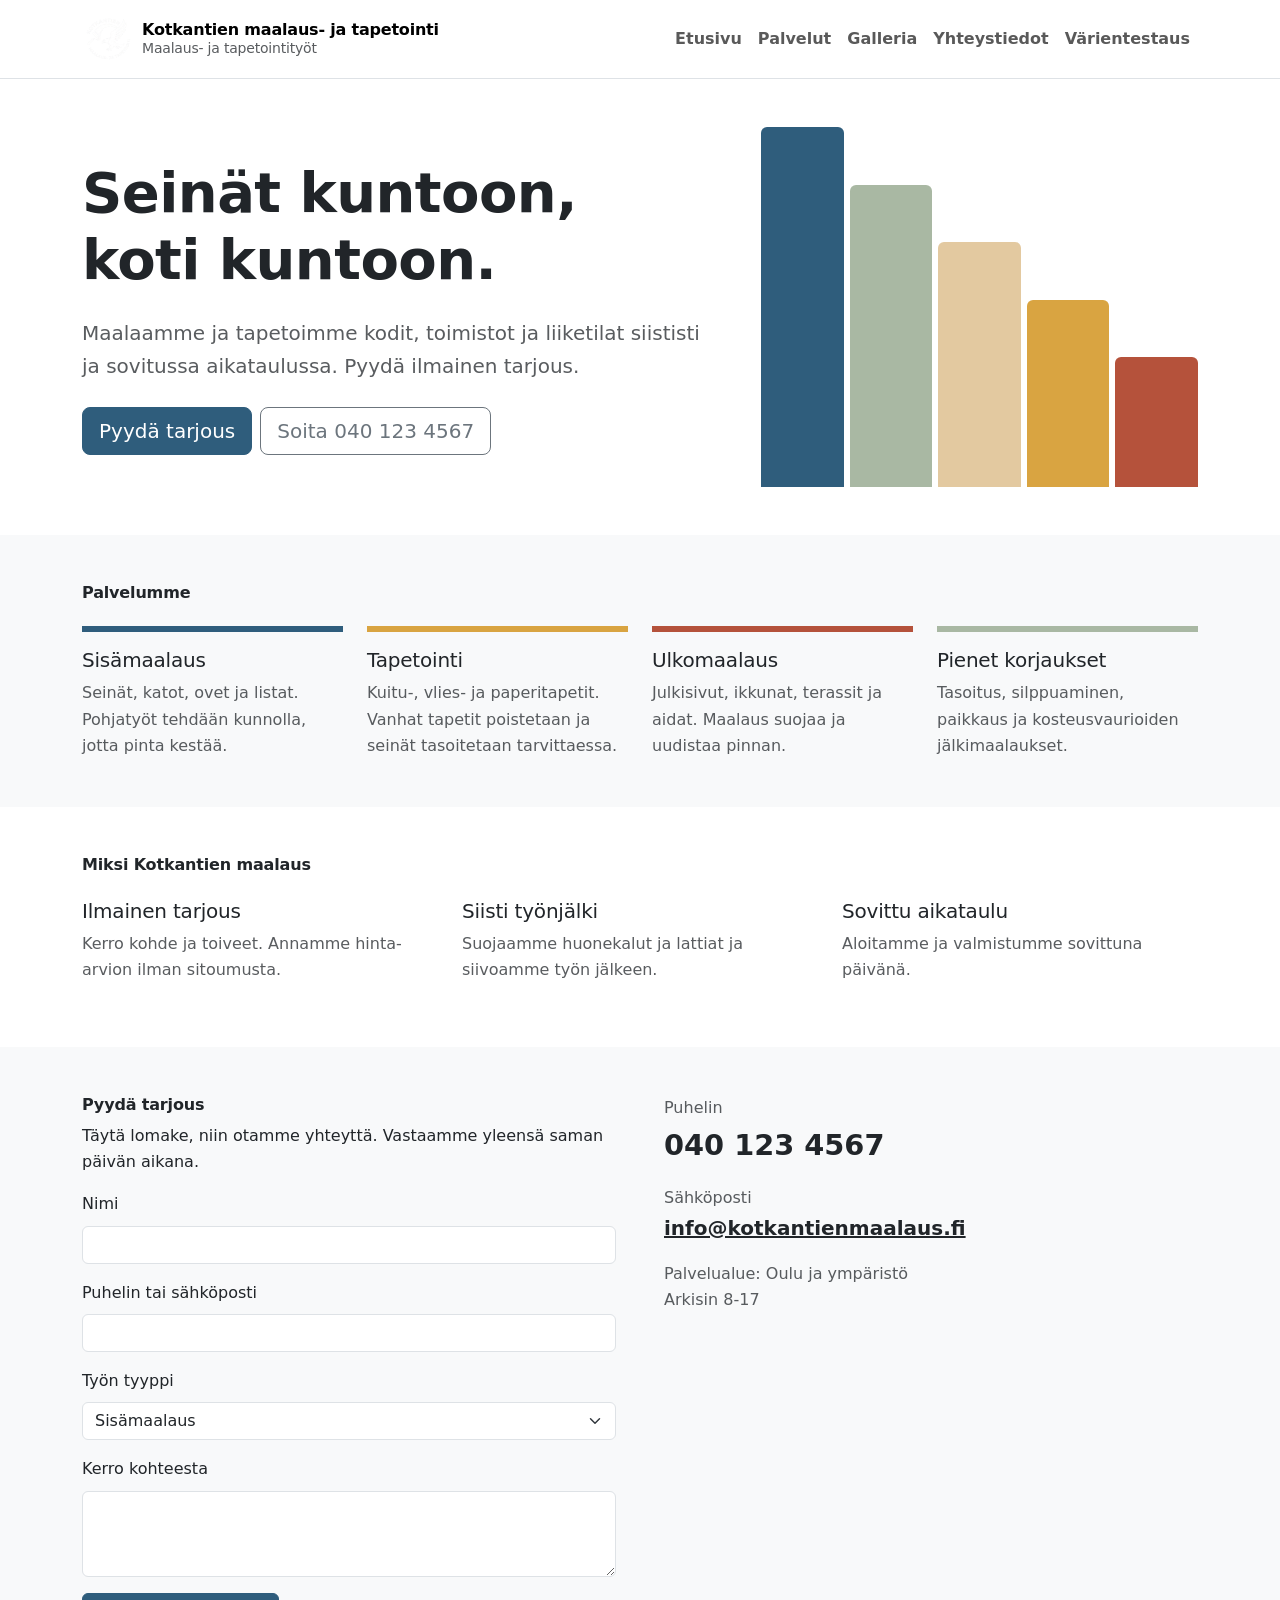
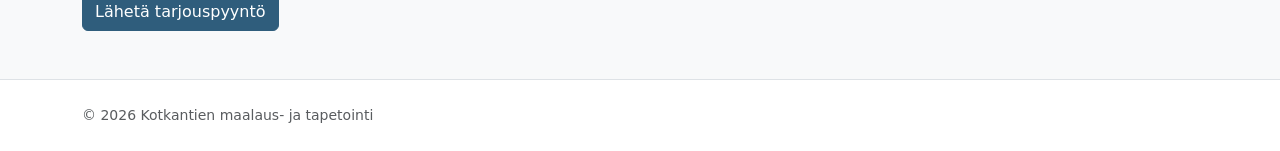
<file: index.html>
<!DOCTYPE html>
<html lang="fi">
<head>
<meta charset="utf-8">
<meta name="viewport" content="width=device-width, initial-scale=1">
<title>Kotkantien maalaus- ja tapetointi</title>
<link href="https://cdn.jsdelivr.net/npm/bootstrap@5.3.3/dist/css/bootstrap.min.css" rel="stylesheet">
<link href="css/Etusivu.css" rel="stylesheet">
</head>
<body>

<!-- Navbar -->
<nav class="navbar navbar-expand-md border-bottom">
 <div class="container">
  <a class="navbar-brand d-flex align-items-center gap-2" href="index.html">
   <span class="logo-box d-grid place-items-center text-center text-body-secondary" style="place-items:center"><img src="kuvat/kotkantielogo.png" alt="Kotkantien maalaus- ja tapetointi" style="width: 52px; height: 52px; object-fit: contain; overflow: hidden"></span>
   <span class="fs-6 lh-sm">Kotkantien maalaus- ja tapetointi<small class="d-block fw-normal text-body-secondary">Maalaus- ja tapetointityöt</small></span>
  </a>
  <button class="navbar-toggler" type="button" data-bs-toggle="collapse" data-bs-target="#menu" aria-controls="menu" aria-expanded="false" aria-label="Avaa valikko">
   <span class="navbar-toggler-icon"></span>
  </button>
  <div class="collapse navbar-collapse justify-content-end" id="menu">
   <ul class="navbar-nav fw-semibold">
    <li class="nav-item"><a class="nav-link" active" aria-current="page" href="index.html">Etusivu</a></li>
    <li class="nav-item"><a class="nav-link" href="Palvelut.html">Palvelut</a></li>
    <li class="nav-item"><a class="nav-link" href="Galleria.html">Galleria</a></li>
    <li class="nav-item"><a class="nav-link" href="Yhteystiedot.html">Yhteystiedot</a></li>
    <li class="nav-item"><a class="nav-link" href="Värientestaus.html">Värientestaus</a></li>
   </ul>
  </div>
 </div>
</nav>

<!-- Otsikko ja väri viivat -->
<header class="container py-5">
 <div class="row align-items-center g-5">
  <div class="col-md-7">
   <h1 class="display-4 fw-bold">Seinät kuntoon, koti kuntoon.</h1>
   <p class="lead text-body-secondary my-4">Maalaamme ja tapetoimme kodit, toimistot ja liiketilat siististi ja sovitussa aikataulussa. Pyydä ilmainen tarjous.</p>
   <div class="d-flex flex-wrap gap-2">
    <a class="btn btn-primary btn-lg" href="#yhteys">Pyydä tarjous</a>
    <a class="btn btn-outline-secondary btn-lg" href="tel:+358401234567">Soita 040 123 4567</a>
   </div>
  </div>
  <div class="col-md-5"><div class="fan" role="img" aria-label="Maalisävyjä"><i></i><i></i><i></i><i></i><i></i></div></div>
 </div>
</header>

<!-- Palvelut -->
<main>
 <section id="palvelut" class="bg-body-tertiary py-5">
  <div class="container">
   <h2 class="mb-4">Palvelumme</h2>
   <div class="row row-cols-1 row-cols-sm-2 row-cols-lg-4 g-4">
    <div class="col"><div class="svc pt-3"><h3 class="h5">Sisämaalaus</h3><p class="text-body-secondary mb-0">Seinät, katot, ovet ja listat. Pohjatyöt tehdään kunnolla, jotta pinta kestää.</p></div></div>
    <div class="col"><div class="svc pt-3"><h3 class="h5">Tapetointi</h3><p class="text-body-secondary mb-0">Kuitu-, vlies- ja paperitapetit. Vanhat tapetit poistetaan ja seinät tasoitetaan tarvittaessa.</p></div></div>
    <div class="col"><div class="svc pt-3"><h3 class="h5">Ulkomaalaus</h3><p class="text-body-secondary mb-0">Julkisivut, ikkunat, terassit ja aidat. Maalaus suojaa ja uudistaa pinnan.</p></div></div>
    <div class="col"><div class="svc pt-3"><h3 class="h5">Pienet korjaukset</h3><p class="text-body-secondary mb-0">Tasoitus, silppuaminen, paikkaus ja kosteusvaurioiden jälkimaalaukset.</p></div></div>
   </div>
  </div>
 </section>

<!-- miksi me -->
 <section id="miksi" class="py-5">
  <div class="container">
   <h2 class="mb-4">Miksi Kotkantien maalaus</h2>
   <div class="row g-4">
    <div class="col-md-4"><h3 class="h5">Ilmainen tarjous</h3><p class="text-body-secondary">Kerro kohde ja toiveet. Annamme hinta-arvion ilman sitoumusta.</p></div>
    <div class="col-md-4"><h3 class="h5">Siisti työnjälki</h3><p class="text-body-secondary">Suojaamme huonekalut ja lattiat ja siivoamme työn jälkeen.</p></div>
    <div class="col-md-4"><h3 class="h5">Sovittu aikataulu</h3><p class="text-body-secondary">Aloitamme ja valmistumme sovittuna päivänä.</p></div>
   </div>
  </div>
 </section>

 <!-- Ota yhteyttä -->
 <section id="yhteys" class="bg-body-tertiary py-5">
  <div class="container">
   <div class="row g-5">
    <div class="col-md-6">
     <h2>Pyydä tarjous</h2>
     <p>Täytä lomake, niin otamme yhteyttä. Vastaamme yleensä saman päivän aikana.</p>
     <form id="tarjous" class="needs-validation" novalidate>
      <div class="mb-3">
       <label for="nimi" class="form-label">Nimi</label>
       <input type="text" class="form-control" id="nimi" required>
       <div class="invalid-feedback">Kirjoita nimesi.</div>
      </div>
      <div class="mb-3">
       <label for="puh" class="form-label">Puhelin tai sähköposti</label>
       <input type="text" class="form-control" id="puh" required>
       <div class="invalid-feedback">Kirjoita puhelinnumero tai sähköpostiosoite.</div>
      </div>
      <div class="mb-3">
       <label for="tyo" class="form-label">Työn tyyppi</label>
       <select class="form-select" id="tyo">
        <option>Sisämaalaus</option><option>Tapetointi</option><option>Ulkomaalaus</option><option>Muu</option>
       </select>
      </div>
      <div class="mb-3">
       <label for="viesti" class="form-label">Kerro kohteesta</label>
       <textarea class="form-control" id="viesti" rows="3" required></textarea>
       <div class="invalid-feedback">Kerro lyhyesti, mitä haluat tehtäväksi.</div>
      </div>
      <button type="submit" class="btn btn-primary">Lähetä tarjouspyyntö</button>
     </form>
    </div>
    <div class="col-md-6">
     <p class="mb-0 text-body-secondary">Puhelin</p>
     <a class="phone-big d-block mb-3" href="tel:+358401234567">040 123 4567</a>
     <p class="mb-0 text-body-secondary">Sähköposti</p>
     <a class="fs-5 fw-bold d-block mb-3 text-reset" href="mailto:info@kotkantienmaalaus.fi">info@kotkantienmaalaus.fi</a>
     <p class="text-body-secondary">Palvelualue: Oulu ja ympäristö<br>Arkisin 8-17</p>
    </div>
   </div>
  </div>
 </section>
</main>

<!-- Footer -->
<footer class="py-4 border-top text-body-secondary small">
 <div class="container">© 2026 Kotkantien maalaus- ja tapetointi</div>
</footer>

<!-- Tarjous pyyntö -->
<div class="modal fade" id="kiitos" tabindex="-1" aria-labelledby="kiitosOtsikko" aria-hidden="true">
 <div class="modal-dialog modal-dialog-centered">
  <div class="modal-content">
   <div class="modal-header"><h2 class="modal-title h5" id="kiitosOtsikko">Kiitos tarjouspyynnöstä</h2><button type="button" class="btn-close" data-bs-dismiss="modal" aria-label="Sulje"></button></div>
   <div class="modal-body">Sähköpostiohjelmasi avautuu viestin lähettämistä varten. Voit myös soittaa numeroon 040 123 4567.</div>
   <div class="modal-footer"><button type="button" class="btn btn-primary" data-bs-dismiss="modal">Sulje</button></div>
  </div>
 </div>
</div>

<script src="https://cdn.jsdelivr.net/npm/bootstrap@5.3.3/dist/js/bootstrap.bundle.min.js"></script>
<script>
// theme
const mq = window.matchMedia('(prefers-color-scheme: dark)');
const setTheme = () => document.documentElement.setAttribute('data-bs-theme', mq.matches ? 'dark' : 'light');
setTheme(); mq.addEventListener('change', setTheme);

// yhteyden otto
const form = document.getElementById('tarjous');
form.addEventListener('submit', e => {
  e.preventDefault();
  if (!form.checkValidity()) { form.classList.add('was-validated'); return; }
  const v = id => document.getElementById(id).value.trim();
  const body = `Nimi: ${v('nimi')}\nYhteys: ${v('puh')}\nTyö: ${v('tyo')}\n\n${v('viesti')}`;
  window.location.href = 'mailto:info@kotkantienmaalaus.fi?subject=' + encodeURIComponent('Tarjouspyyntö') + '&body=' + encodeURIComponent(body);
  new bootstrap.Modal(document.getElementById('kiitos')).show();
  form.reset(); form.classList.remove('was-validated');
});

const items = document.querySelectorAll('.item');
const btns = document.querySelectorAll('.filters .btn');
btns.forEach(b => b.addEventListener('click', () => {
  btns.forEach(x => { x.classList.remove('on'); x.setAttribute('aria-pressed', 'false'); });
  b.classList.add('on'); b.setAttribute('aria-pressed', 'true');
  let n = 0;
  items.forEach(i => {
    const show = b.dataset.filter === 'all' || i.dataset.cat === b.dataset.filter;
    i.classList.toggle('hide', !show); if (show) n++;
  });
  document.getElementById('tyhja').classList.toggle('d-none', n > 0);
}));
</script>
</body>
</html>
</file>
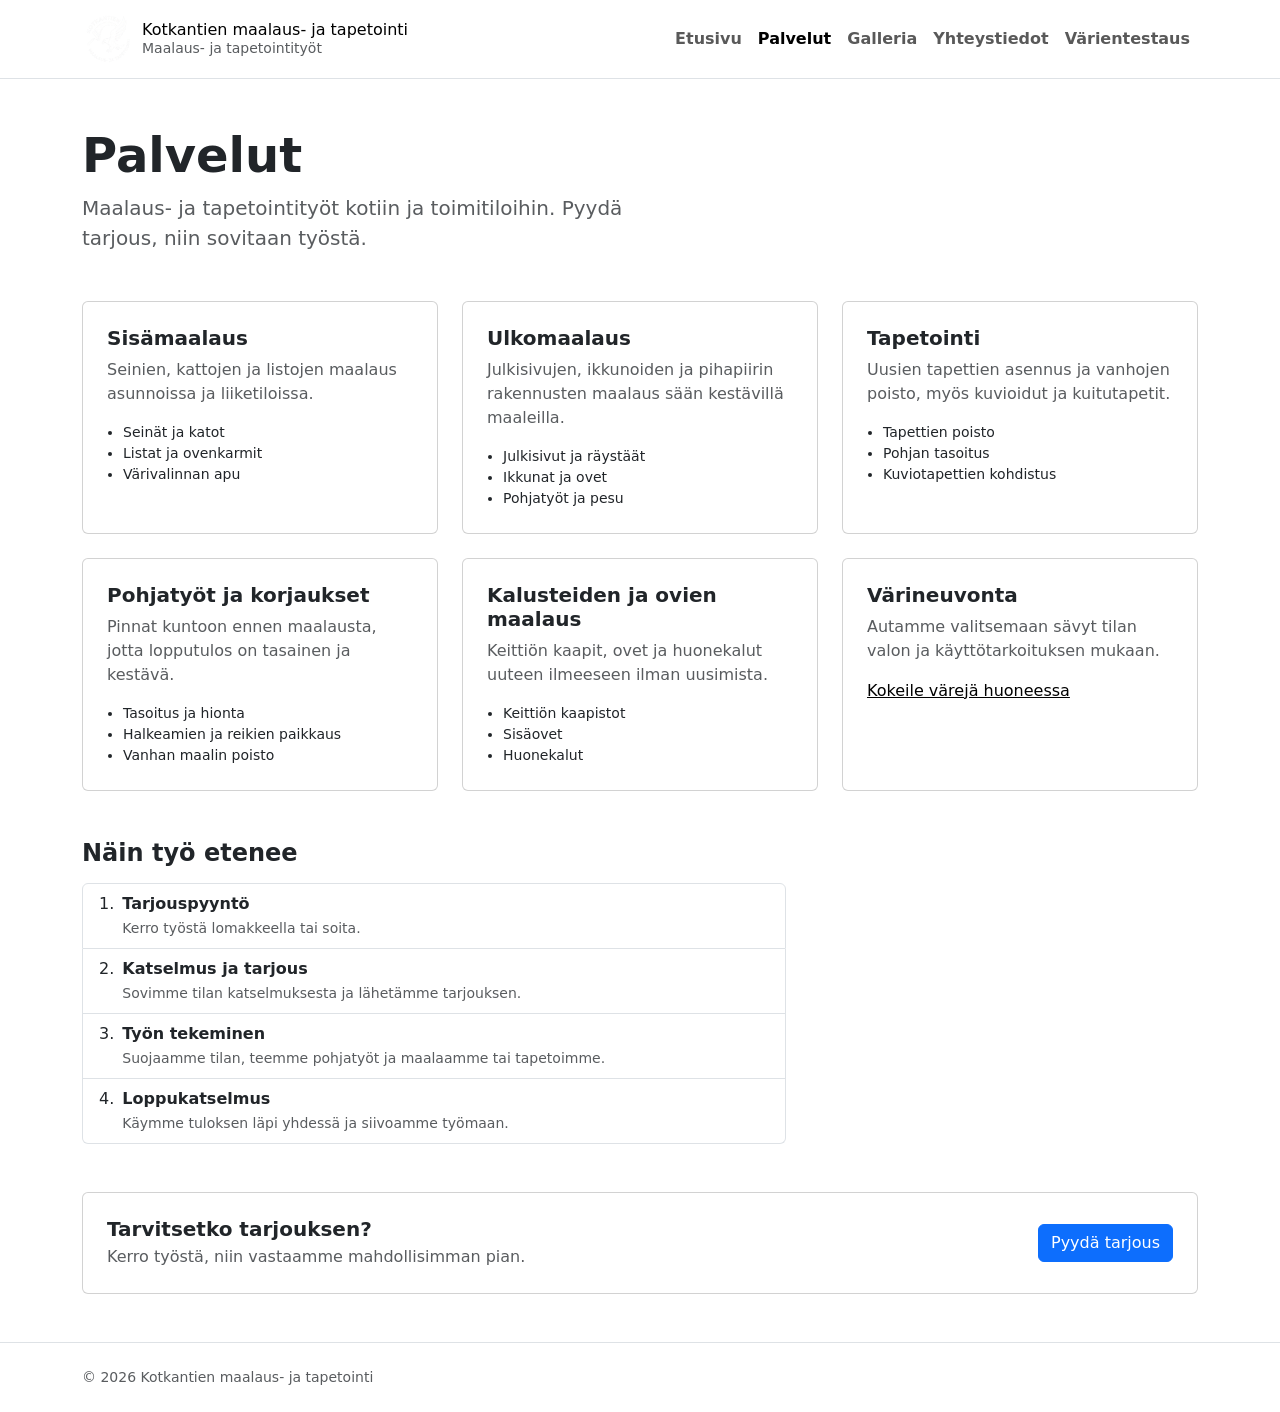
<file: Palvelut.html>
<!DOCTYPE html>
<html lang="fi">
<head>
<meta charset="utf-8">
<meta name="viewport" content="width=device-width, initial-scale=1">
<title>Palvelut | Kotkantien maalaus- ja tapetointi</title>
<link href="https://cdn.jsdelivr.net/npm/bootstrap@5.3.3/dist/css/bootstrap.min.css" rel="stylesheet">
<script src="https://code.jquery.com/jquery-3.7.1.min.js"></script>
<script src="js/teema.js"></script>
<style id="smooth">
 html { scroll-behavior: smooth; scroll-padding-top: 5rem; }
 @media (prefers-reduced-motion: reduce) { html { scroll-behavior: auto; } }
 #ylos { position: fixed; right: 1.25rem; bottom: 1.25rem; width: 48px; height: 48px; z-index: 1030; }
</style>
</head>
<body>

<!-- Navbar -->
<nav class="navbar navbar-expand-md border-bottom sticky-top bg-body">
 <div class="container">
  <a class="navbar-brand d-flex align-items-center gap-2" href="index.html">
   <span class="logo-box d-grid place-items-center text-center text-body-secondary"><img src="kuvat/kotkantielogo.png" alt="Kotkantien maalaus- ja tapetointi" width="52" height="52"></span>
   <span class="fs-6 lh-sm">Kotkantien maalaus- ja tapetointi<small class="d-block fw-normal text-body-secondary">Maalaus- ja tapetointityöt</small></span>
  </a>
  <button class="navbar-toggler" type="button" data-bs-toggle="collapse" data-bs-target="#menu" aria-controls="menu" aria-expanded="false" aria-label="Avaa valikko">
   <span class="navbar-toggler-icon"></span>
  </button>
  <div class="collapse navbar-collapse justify-content-end" id="menu">
   <ul class="navbar-nav fw-semibold">
    <li class="nav-item"><a class="nav-link" href="index.html">Etusivu</a></li>
    <li class="nav-item"><a class="nav-link active" aria-current="page" href="Palvelut.html">Palvelut</a></li>
    <li class="nav-item"><a class="nav-link" href="Galleria.html">Galleria</a></li>
    <li class="nav-item"><a class="nav-link" href="Yhteystiedot.html">Yhteystiedot</a></li>
    <li class="nav-item"><a class="nav-link" href="Värientestaus.html">Värientestaus</a></li>
   </ul>
  </div>
 </div>
</nav>

<!-- Otsikko -->
<div class="container py-5">
 <h1 class="display-5 fw-bold">Palvelut</h1>
 <p class="lead text-body-secondary mb-0" style="max-width:36rem">Maalaus- ja tapetointityöt kotiin ja toimitiloihin. Pyydä tarjous, niin sovitaan työstä.</p>
</div>

<!-- Palvelut -->
<section class="container pb-5">
 <div class="row g-4">

  <div class="col-md-6 col-lg-4">
   <div class="card h-100">
    <div class="card-body p-4">
     <h2 class="h5 fw-semibold">Sisämaalaus</h2>
     <p class="text-body-secondary">Seinien, kattojen ja listojen maalaus asunnoissa ja liiketiloissa.</p>
     <ul class="small mb-0 ps-3">
      <li>Seinät ja katot</li>
      <li>Listat ja ovenkarmit</li>
      <li>Värivalinnan apu</li>
     </ul>
    </div>
   </div>
  </div>

  <div class="col-md-6 col-lg-4">
   <div class="card h-100">
    <div class="card-body p-4">
     <h2 class="h5 fw-semibold">Ulkomaalaus</h2>
     <p class="text-body-secondary">Julkisivujen, ikkunoiden ja pihapiirin rakennusten maalaus sään kestävillä maaleilla.</p>
     <ul class="small mb-0 ps-3">
      <li>Julkisivut ja räystäät</li>
      <li>Ikkunat ja ovet</li>
      <li>Pohjatyöt ja pesu</li>
     </ul>
    </div>
   </div>
  </div>

  <div class="col-md-6 col-lg-4">
   <div class="card h-100">
    <div class="card-body p-4">
     <h2 class="h5 fw-semibold">Tapetointi</h2>
     <p class="text-body-secondary">Uusien tapettien asennus ja vanhojen poisto, myös kuvioidut ja kuitutapetit.</p>
     <ul class="small mb-0 ps-3">
      <li>Tapettien poisto</li>
      <li>Pohjan tasoitus</li>
      <li>Kuviotapettien kohdistus</li>
     </ul>
    </div>
   </div>
  </div>

  <div class="col-md-6 col-lg-4">
   <div class="card h-100">
    <div class="card-body p-4">
     <h2 class="h5 fw-semibold">Pohjatyöt ja korjaukset</h2>
     <p class="text-body-secondary">Pinnat kuntoon ennen maalausta, jotta lopputulos on tasainen ja kestävä.</p>
     <ul class="small mb-0 ps-3">
      <li>Tasoitus ja hionta</li>
      <li>Halkeamien ja reikien paikkaus</li>
      <li>Vanhan maalin poisto</li>
     </ul>
    </div>
   </div>
  </div>

  <div class="col-md-6 col-lg-4">
   <div class="card h-100">
    <div class="card-body p-4">
     <h2 class="h5 fw-semibold">Kalusteiden ja ovien maalaus</h2>
     <p class="text-body-secondary">Keittiön kaapit, ovet ja huonekalut uuteen ilmeeseen ilman uusimista.</p>
     <ul class="small mb-0 ps-3">
      <li>Keittiön kaapistot</li>
      <li>Sisäovet</li>
      <li>Huonekalut</li>
     </ul>
    </div>
   </div>
  </div>

  <div class="col-md-6 col-lg-4">
   <div class="card h-100">
    <div class="card-body p-4">
     <h2 class="h5 fw-semibold">Värineuvonta</h2>
     <p class="text-body-secondary">Autamme valitsemaan sävyt tilan valon ja käyttötarkoituksen mukaan.</p>
     <a class="link-body-emphasis" href="Värientestaus.html">Kokeile värejä huoneessa</a>
    </div>
   </div>
  </div>

 </div>
</section>


<section class="container pb-5">
 <h2 class="h4 fw-semibold mb-3">Näin työ etenee</h2>
 <ol class="list-group list-group-numbered" style="max-width:44rem">
  <li class="list-group-item d-flex justify-content-between align-items-start">
   <div class="ms-2 me-auto">
    <div class="fw-semibold">Tarjouspyyntö</div>
    <span class="text-body-secondary small">Kerro työstä lomakkeella tai soita.</span>
   </div>
  </li>
  <li class="list-group-item d-flex justify-content-between align-items-start">
   <div class="ms-2 me-auto">
    <div class="fw-semibold">Katselmus ja tarjous</div>
    <span class="text-body-secondary small">Sovimme tilan katselmuksesta ja lähetämme tarjouksen.</span>
   </div>
  </li>
  <li class="list-group-item d-flex justify-content-between align-items-start">
   <div class="ms-2 me-auto">
    <div class="fw-semibold">Työn tekeminen</div>
    <span class="text-body-secondary small">Suojaamme tilan, teemme pohjatyöt ja maalaamme tai tapetoimme.</span>
   </div>
  </li>
  <li class="list-group-item d-flex justify-content-between align-items-start">
   <div class="ms-2 me-auto">
    <div class="fw-semibold">Loppukatselmus</div>
    <span class="text-body-secondary small">Käymme tuloksen läpi yhdessä ja siivoamme työmaan.</span>
   </div>
  </li>
 </ol>
</section>

<!-- Tarjous -->
<section class="container pb-5">
 <div class="card">
  <div class="card-body p-4 d-flex flex-column flex-md-row align-items-md-center justify-content-between gap-3">
   <div>
    <h2 class="h5 fw-semibold mb-1">Tarvitsetko tarjouksen?</h2>
    <p class="text-body-secondary mb-0">Kerro työstä, niin vastaamme mahdollisimman pian.</p>
   </div>
   <a class="btn btn-primary" href="Yhteystiedot.html">Pyydä tarjous</a>
  </div>
 </div>
</section>

<!-- Footer -->
<footer class="py-4 border-top text-body-secondary small">
 <div class="container">© 2026 Kotkantien maalaus- ja tapetointi</div>
</footer>

<button type="button" id="ylos" class="btn btn-primary rounded-circle shadow d-none" aria-label="Takaisin ylös">&uarr;</button>

<script src="https://cdn.jsdelivr.net/npm/bootstrap@5.3.3/dist/js/bootstrap.bundle.min.js"></script>
<script src="js/smooth-scroll.js"></script>
</body>
</html>
</file>
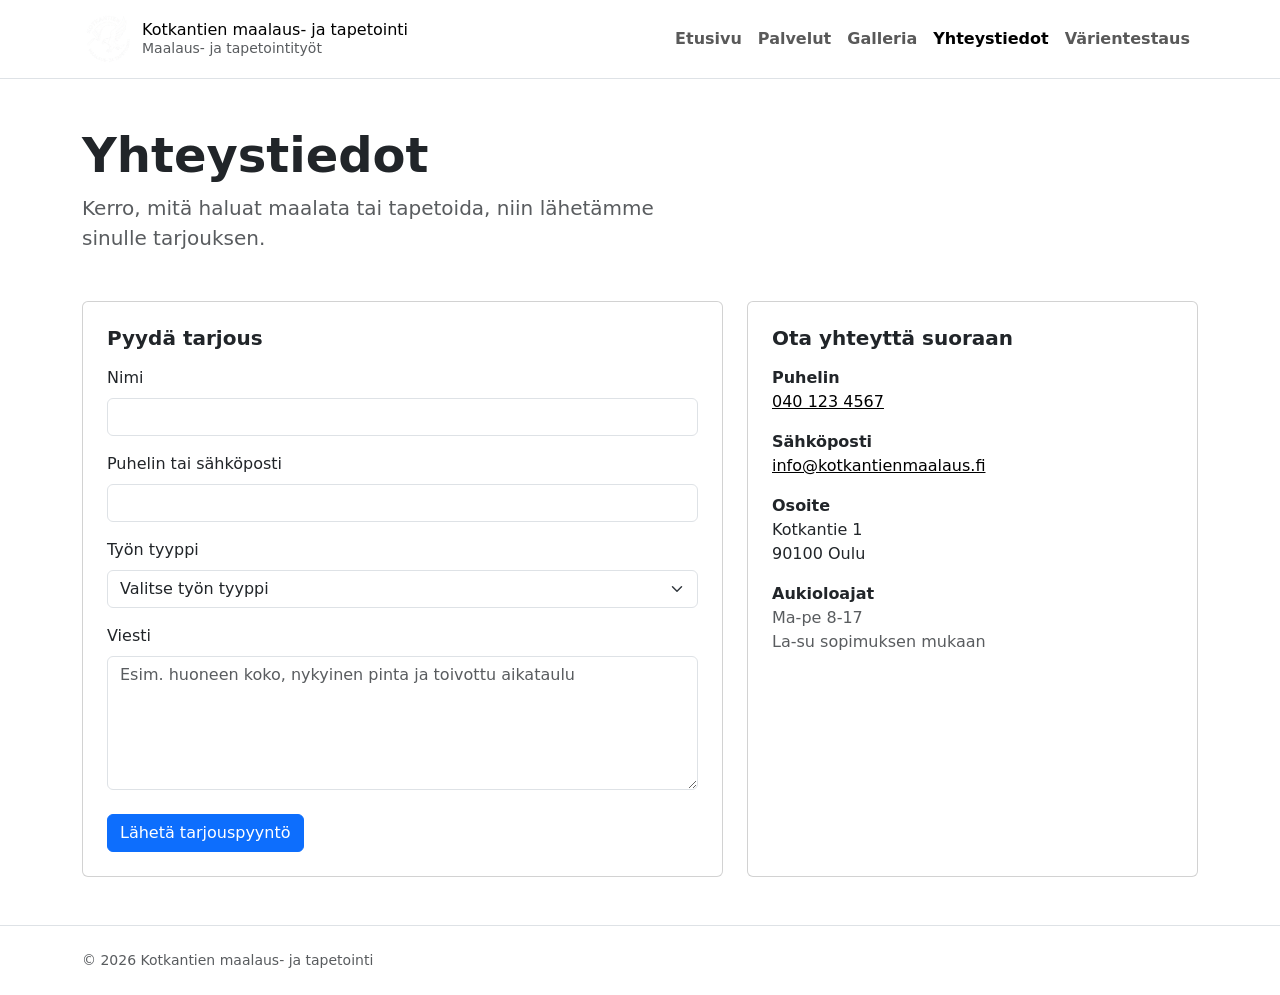
<file: Yhteystiedot.html>
<!DOCTYPE html>
<html lang="fi">
<head>
<meta charset="utf-8">
<meta name="viewport" content="width=device-width, initial-scale=1">
<title>Yhteystiedot | Kotkantien maalaus- ja tapetointi</title>
<link href="https://cdn.jsdelivr.net/npm/bootstrap@5.3.3/dist/css/bootstrap.min.css" rel="stylesheet">
<script src="https://code.jquery.com/jquery-3.7.1.min.js"></script>
<script src="js/teema.js"></script>
<style id="smooth">
 html { scroll-behavior: smooth; scroll-padding-top: 5rem; }
 @media (prefers-reduced-motion: reduce) { html { scroll-behavior: auto; } }
 #ylos { position: fixed; right: 1.25rem; bottom: 1.25rem; width: 48px; height: 48px; z-index: 1030; }
</style>
</head>
<body>

<!-- Navbar -->
<nav class="navbar navbar-expand-md border-bottom sticky-top bg-body">
 <div class="container">
  <a class="navbar-brand d-flex align-items-center gap-2" href="index.html">
   <span class="logo-box d-grid place-items-center text-center text-body-secondary"><img src="kuvat/kotkantielogo.png" alt="Kotkantien maalaus- ja tapetointi" width="52" height="52"></span>
   <span class="fs-6 lh-sm">Kotkantien maalaus- ja tapetointi<small class="d-block fw-normal text-body-secondary">Maalaus- ja tapetointityöt</small></span>
  </a>
  <button class="navbar-toggler" type="button" data-bs-toggle="collapse" data-bs-target="#menu" aria-controls="menu" aria-expanded="false" aria-label="Avaa valikko">
   <span class="navbar-toggler-icon"></span>
  </button>
  <div class="collapse navbar-collapse justify-content-end" id="menu">
   <ul class="navbar-nav fw-semibold">
    <li class="nav-item"><a class="nav-link" href="index.html">Etusivu</a></li>
    <li class="nav-item"><a class="nav-link" href="Palvelut.html">Palvelut</a></li>
    <li class="nav-item"><a class="nav-link" href="Galleria.html">Galleria</a></li>
    <li class="nav-item"><a class="nav-link active" aria-current="page" href="Yhteystiedot.html">Yhteystiedot</a></li>
    <li class="nav-item"><a class="nav-link" href="Värientestaus.html">Värientestaus</a></li>
   </ul>
  </div>
 </div>
</nav>

<!-- Otsikko -->
<div class="container py-5">
 <h1 class="display-5 fw-bold">Yhteystiedot</h1>
 <p class="lead text-body-secondary mb-0" style="max-width:36rem">Kerro, mitä haluat maalata tai tapetoida, niin lähetämme sinulle tarjouksen.</p>
</div>

<section class="container pb-5">
 <div class="row g-4">

  <!-- Tarjouspyyntölomake -->
  <div class="col-lg-7">
   <div class="card h-100">
    <div class="card-body p-4">
     <h2 class="h5 fw-semibold mb-3">Pyydä tarjous</h2>

     <form id="tarjous" novalidate>
      <div class="mb-3">
       <label for="nimi" class="form-label">Nimi</label>
       <input type="text" class="form-control" id="nimi" autocomplete="name" required>
       <div class="invalid-feedback">Kirjoita nimesi.</div>
      </div>

      <div class="mb-3">
       <label for="puh" class="form-label">Puhelin tai sähköposti</label>
       <input type="text" class="form-control" id="puh" autocomplete="tel" required>
       <div class="invalid-feedback">Kirjoita puhelinnumerosi tai sähköpostiosoitteesi.</div>
      </div>

      <div class="mb-3">
       <label for="tyo" class="form-label">Työn tyyppi</label>
       <select class="form-select" id="tyo" required>
        <option value="" selected disabled>Valitse työn tyyppi</option>
        <option>Sisämaalaus</option>
        <option>Ulkomaalaus</option>
        <option>Tapetointi</option>
        <option>Muu työ</option>
       </select>
       <div class="invalid-feedback">Valitse työn tyyppi.</div>
      </div>

      <div class="mb-4">
       <label for="viesti" class="form-label">Viesti</label>
       <textarea class="form-control" id="viesti" rows="5" placeholder="Esim. huoneen koko, nykyinen pinta ja toivottu aikataulu" required></textarea>
       <div class="invalid-feedback">Kerro lyhyesti, mitä työ koskee.</div>
      </div>

      <button type="submit" class="btn btn-primary">Lähetä tarjouspyyntö</button>
     </form>
    </div>
   </div>
  </div>

  <!-- Yhteystiedot -->
  <div class="col-lg-5">
   <div class="card h-100">
    <div class="card-body p-4">
     <h2 class="h5 fw-semibold mb-3">Ota yhteyttä suoraan</h2>

     <dl class="mb-0">
      <dt>Puhelin</dt>
      <dd class="mb-3"><a class="link-body-emphasis" href="tel:+358401234567">040 123 4567</a></dd>

      <dt>Sähköposti</dt>
      <dd class="mb-3"><a class="link-body-emphasis" href="mailto:info@kotkantienmaalaus.fi">info@kotkantienmaalaus.fi</a></dd>

      <dt>Osoite</dt>
      <dd class="mb-3">Kotkantie 1<br>90100 Oulu</dd>

      <dt>Aukioloajat</dt>
      <dd class="mb-0 text-body-secondary">
       Ma-pe 8-17<br>
       La-su sopimuksen mukaan
      </dd>
     </dl>
    </div>
   </div>
  </div>

 </div>
</section>

<!-- Kiitos-ikkuna -->
<div class="modal fade" id="kiitos" tabindex="-1" aria-labelledby="kiitosOtsikko" aria-hidden="true">
 <div class="modal-dialog modal-dialog-centered">
  <div class="modal-content">
   <div class="modal-header">
    <h2 class="modal-title fs-5" id="kiitosOtsikko">Kiitos yhteydenotosta!</h2>
    <button type="button" class="btn-close" data-bs-dismiss="modal" aria-label="Sulje"></button>
   </div>
   <div class="modal-body">
    Sähköpostiohjelmasi avautuu viestin lähettämistä varten. Jos se ei aukea, voit lähettää viestin osoitteeseen info@kotkantienmaalaus.fi.
   </div>
   <div class="modal-footer">
    <button type="button" class="btn btn-primary" data-bs-dismiss="modal">Sulje</button>
   </div>
  </div>
 </div>
</div>

<!-- Footer -->
<footer class="py-4 border-top text-body-secondary small">
 <div class="container">© 2026 Kotkantien maalaus- ja tapetointi</div>
</footer>

<button type="button" id="ylos" class="btn btn-primary rounded-circle shadow d-none" aria-label="Takaisin ylös">&uarr;</button>

<script src="https://cdn.jsdelivr.net/npm/bootstrap@5.3.3/dist/js/bootstrap.bundle.min.js"></script>
<script src="js/yhteystiedot.js"></script>
<script src="js/smooth-scroll.js"></script>
</body>
</html>
</file>
<file: css/Etusivu.css>
:root {
    --c1: #2f5d7c;
    --c2: #a9b8a3;
    --c3: #e3c9a0;
    --c4: #d9a441;
    --c5: #b5523b
}

body {
    line-height: 1.65;
}
a {
    font-size: 12px;
}
h1 {
    font-size: 24px;
}
h2 {
    font-size: 16px;
}
h3 {
    font-size: 14px;
}

h1,
h2,
h3,
.navbar-brand {
    font-weight: 800;
    letter-spacing: -.01em

}

.btn-primary {
    --bs-btn-bg: var(--c1);
    --bs-btn-border-color: var(--c1);
    --bs-btn-hover-bg: #244a63;
    --bs-btn-hover-border-color: #244a63;
    --bs-btn-active-bg: #1d3c50;
    --bs-btn-active-border-color: #1d3c50
}

[data-bs-theme=dark] .btn-primary {
    --bs-btn-bg: #7fb0d1;
    --bs-btn-border-color: #7fb0d1;
    --bs-btn-color: #12202a;
    --bs-btn-hover-bg: #96c0dc;
    --bs-btn-hover-border-color: #96c0dc;
    --bs-btn-hover-color: #12202a
}


.logo-box img {
    width: 100%;
    height: 100%;
    object-fit: contain
}

.fan {
    display: flex;
    gap: 6px;
    align-items: flex-end;
    height: 360px
}

.fan i {
    flex: 1;
    border-radius: 6px 6px 0 0
}

.fan i:nth-child(1) {
    background: var(--c1);
    height: 100%
}

.fan i:nth-child(2) {
    background: var(--c2);
    height: 84%
}

.fan i:nth-child(3) {
    background: var(--c3);
    height: 68%
}

.fan i:nth-child(4) {
    background: var(--c4);
    height: 52%
}

.fan i:nth-child(5) {
    background: var(--c5);
    height: 36%
}

.svc {
    border-top: 6px solid var(--c1)
}

.col:nth-child(2) .svc {
    border-color: var(--c4)
}

.col:nth-child(3) .svc {
    border-color: var(--c5)
}

.col:nth-child(4) .svc {
    border-color: var(--c2)
}

.phone-big {
    font-size: 1.8rem;
    font-weight: 800;
    text-decoration: none;
    color: inherit
}

@media(max-width:767px) {
    .fan {
        height: 180px
    }
}
</file>
